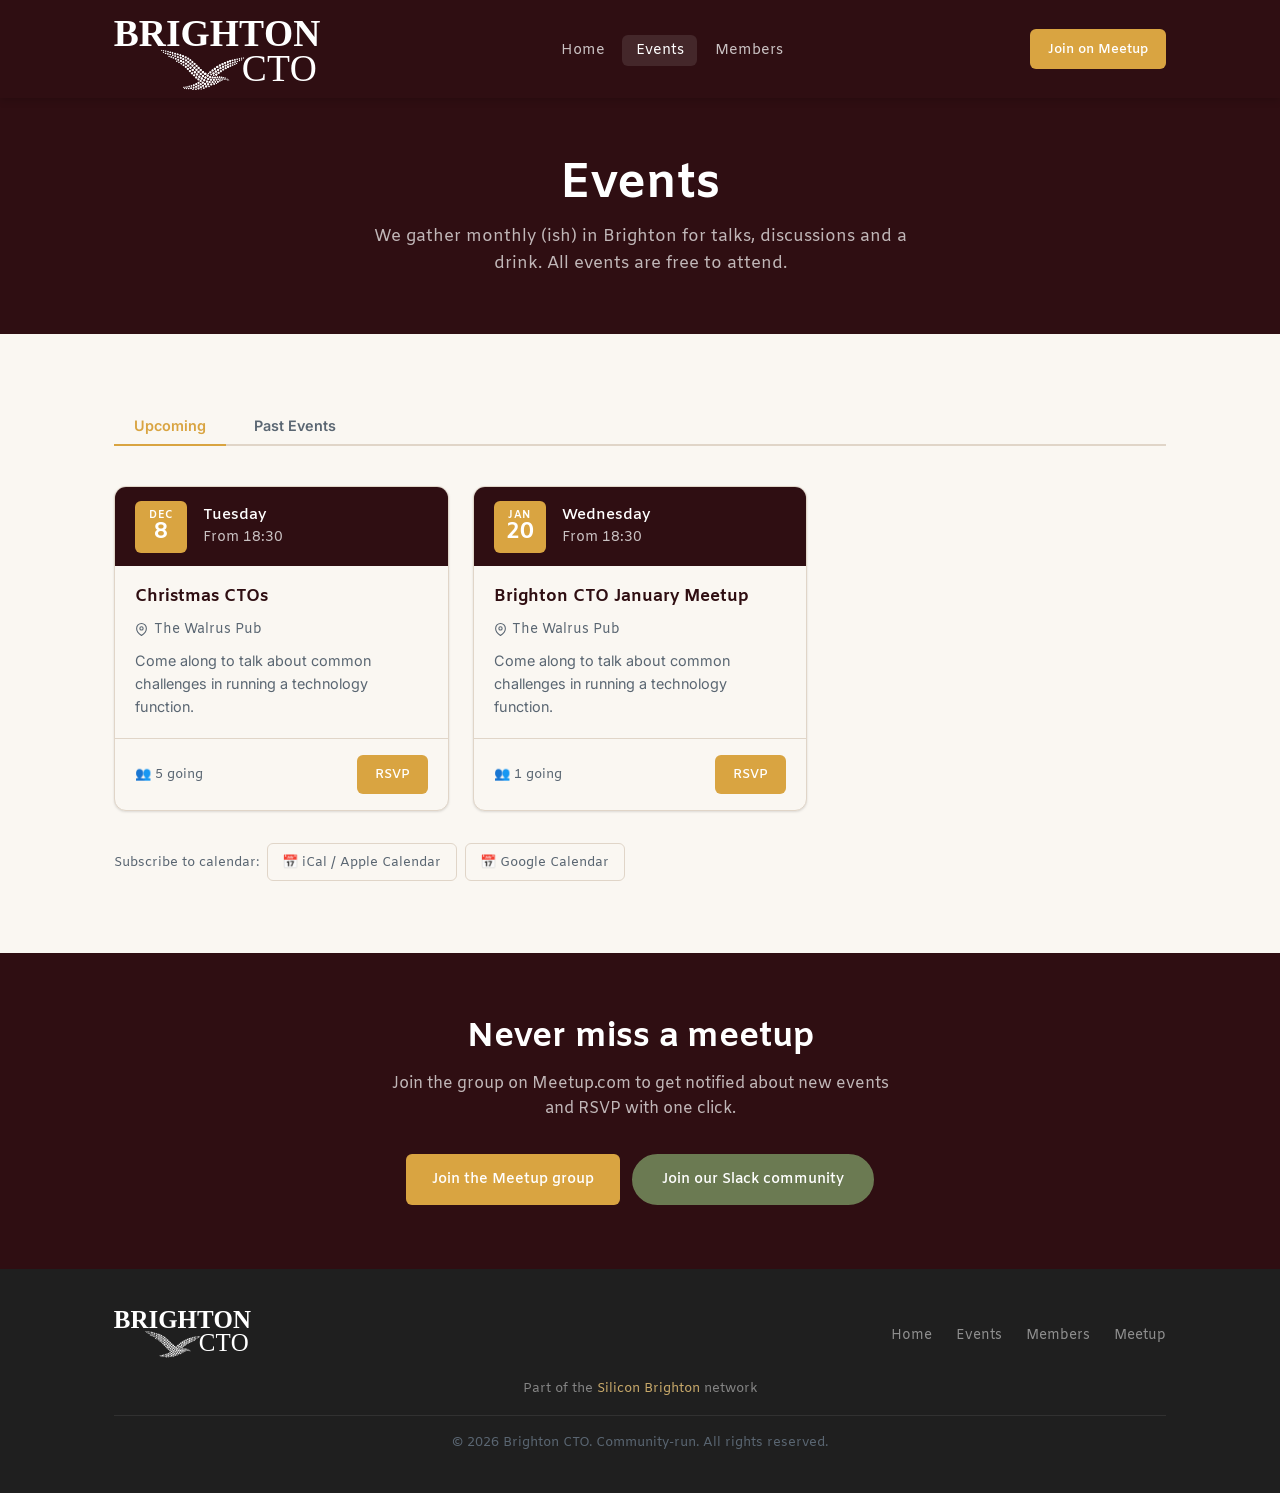
<file: events.html>
<!DOCTYPE html>
<html lang="en">
<head>
  <meta charset="UTF-8" />
  <meta name="viewport" content="width=device-width, initial-scale=1.0" />
  <title>Events – Brighton CTO</title>
  <meta name="description" content="Upcoming and past Brighton CTO meetup events. Free for engineering leaders in Brighton & Hove." />
  <link rel="preconnect" href="https://fonts.googleapis.com" />
  <link rel="preconnect" href="https://fonts.gstatic.com" crossorigin />
  <link href="https://fonts.googleapis.com/css2?family=Amiko:wght@400;600;700&family=Inter:wght@400;500;600;700;800&display=swap" rel="stylesheet" />
  <link rel="stylesheet" href="css/styles.css" />
  <link rel="icon" href="images/logo.svg" type="image/svg+xml" />
  <style>
    .events-tabs {
      display: flex;
      gap: .5rem;
      margin-bottom: 2.5rem;
      border-bottom: 2px solid var(--color-border);
      padding-bottom: 0;
    }
    .events-tab {
      padding: .65rem 1.25rem;
      font-size: .9rem;
      font-weight: 600;
      border: none;
      background: none;
      cursor: pointer;
      color: var(--color-muted);
      border-bottom: 2px solid transparent;
      margin-bottom: -2px;
      transition: color .15s, border-color .15s;
      font-family: inherit;
    }
    .events-tab:hover { color: var(--color-accent); }
    .events-tab.active {
      color: var(--color-accent);
      border-bottom-color: var(--color-accent);
    }
    .calendar-links {
      display: flex;
      flex-wrap: wrap;
      gap: .5rem;
      margin-top: 2rem;
    }
    .calendar-links a {
      display: inline-flex;
      align-items: center;
      gap: .35rem;
      padding: .45rem .9rem;
      border: 1px solid var(--color-border);
      border-radius: var(--radius-sm);
      font-size: .82rem;
      color: var(--color-muted);
      text-decoration: none;
      background: var(--color-bg);
      transition: border-color .15s, color .15s;
    }
    .calendar-links a:hover { border-color: var(--color-accent); color: var(--color-accent); }
  </style>
</head>
<body>

  <!-- ========== NAV ========== -->
  <nav class="nav" role="navigation" aria-label="Main navigation">
    <div class="nav__inner">
      <a href="index.html" class="nav__logo">
        <img src="images/logo.svg" alt="Brighton CTO" class="nav__logo-img" />
      </a>
      <ul class="nav__links">
        <li><a href="index.html" class="nav__link">Home</a></li>
        <li><a href="events.html" class="nav__link active">Events</a></li>
        <li><a href="members.html" class="nav__link">Members</a></li>
      </ul>
      <a href="https://www.meetup.com/brighton-cto/" target="_blank" rel="noopener" class="btn btn--primary btn--sm nav__cta">
        Join on Meetup
      </a>
      <button class="nav__hamburger" aria-label="Open menu" onclick="toggleMobileNav()">
        <span></span><span></span><span></span>
      </button>
    </div>
    <div class="nav__mobile" id="mobileNav">
      <a href="index.html" class="nav__link">Home</a>
      <a href="events.html" class="nav__link active">Events</a>
      <a href="members.html" class="nav__link">Members</a>
      <a href="https://www.meetup.com/brighton-cto/" target="_blank" rel="noopener" class="btn btn--primary btn--sm" style="margin-top:.5rem;">Join on Meetup</a>
    </div>
  </nav>

  <!-- ========== PAGE HERO ========== -->
  <section class="page-hero">
    <div class="container">
      <h1>Events</h1>
      <p>We gather monthly (ish) in Brighton for talks, discussions and a drink. All events are free to attend.</p>
    </div>
  </section>

  <!-- ========== EVENTS ========== -->
  <section class="section">
    <div class="container">

      <div class="events-tabs">
        <button class="events-tab active" onclick="switchTab('upcoming', this)">Upcoming</button>
        <button class="events-tab" onclick="switchTab('past', this)">Past Events</button>
      </div>

      <div id="events-container">
        <div class="state-box">
          <div class="icon">⏳</div>
          <h3>Loading events…</h3>
          <p>Fetching the latest from Meetup.com.</p>
        </div>
      </div>

      <div class="calendar-links">
        <span style="font-size:.82rem;color:var(--color-muted);display:flex;align-items:center;">Subscribe to calendar:</span>
        <a href="webcal://brightoncto.com/data/events.ics">
          📅 iCal / Apple Calendar
        </a>
        <a href="https://calendar.google.com/calendar/r?cid=webcal%3A%2F%2Fbrightoncto.com%2Fdata%2Fevents.ics" target="_blank" rel="noopener">
          📅 Google Calendar
        </a>
      </div>

    </div>
  </section>

  <!-- ========== CTA ========== -->
  <section class="cta-banner">
    <div class="container">
      <h2>Never miss a meetup</h2>
      <p>Join the group on Meetup.com to get notified about new events and RSVP with one click.</p>
      <div class="cta-banner__actions">
        <a href="https://www.meetup.com/brighton-cto/" target="_blank" rel="noopener" class="btn btn--primary">Join the Meetup group</a>
        <a href="https://join.slack.com/t/silicon-brighton/shared_invite/zt-2t7mza0g4-DX3pJkFuCI8_JG4K7BZjmg" target="_blank" rel="noopener" class="btn btn--slack">Join our Slack community</a>
      </div>
    </div>
  </section>

  <!-- ========== FOOTER ========== -->
  <footer class="footer">
    <div class="container">
      <div class="footer__inner">
        <a href="index.html" class="footer__brand">
          <img src="images/logo.svg" alt="Brighton CTO" class="footer__logo-img" />
        </a>
        <nav class="footer__links">
          <a href="index.html">Home</a>
          <a href="events.html">Events</a>
          <a href="members.html">Members</a>
          <a href="https://www.meetup.com/brighton-cto/" target="_blank" rel="noopener">Meetup</a>
        </nav>
      </div>
      <p class="footer__network">Part of the <a href="https://siliconbrighton.com/" target="_blank" rel="noopener">Silicon Brighton</a> network</p>
      <p class="footer__copy">&copy; <span id="year"></span> Brighton CTO. Community-run. All rights reserved.</p>
    </div>
  </footer>

  <script src="js/nav.js"></script>
  <script src="js/events.js"></script>
  <script>
    document.getElementById('year').textContent = new Date().getFullYear();

    let currentTab = 'upcoming';

    function switchTab(tab, el) {
      currentTab = tab;
      document.querySelectorAll('.events-tab').forEach(t => t.classList.remove('active'));
      el.classList.add('active');
      loadEventsIntoContainer('events-container', { status: tab, limit: 20 });
    }

    // Initial load
    loadEventsIntoContainer('events-container', { status: 'upcoming', limit: 20 });
  </script>
</body>
</html>
</file>
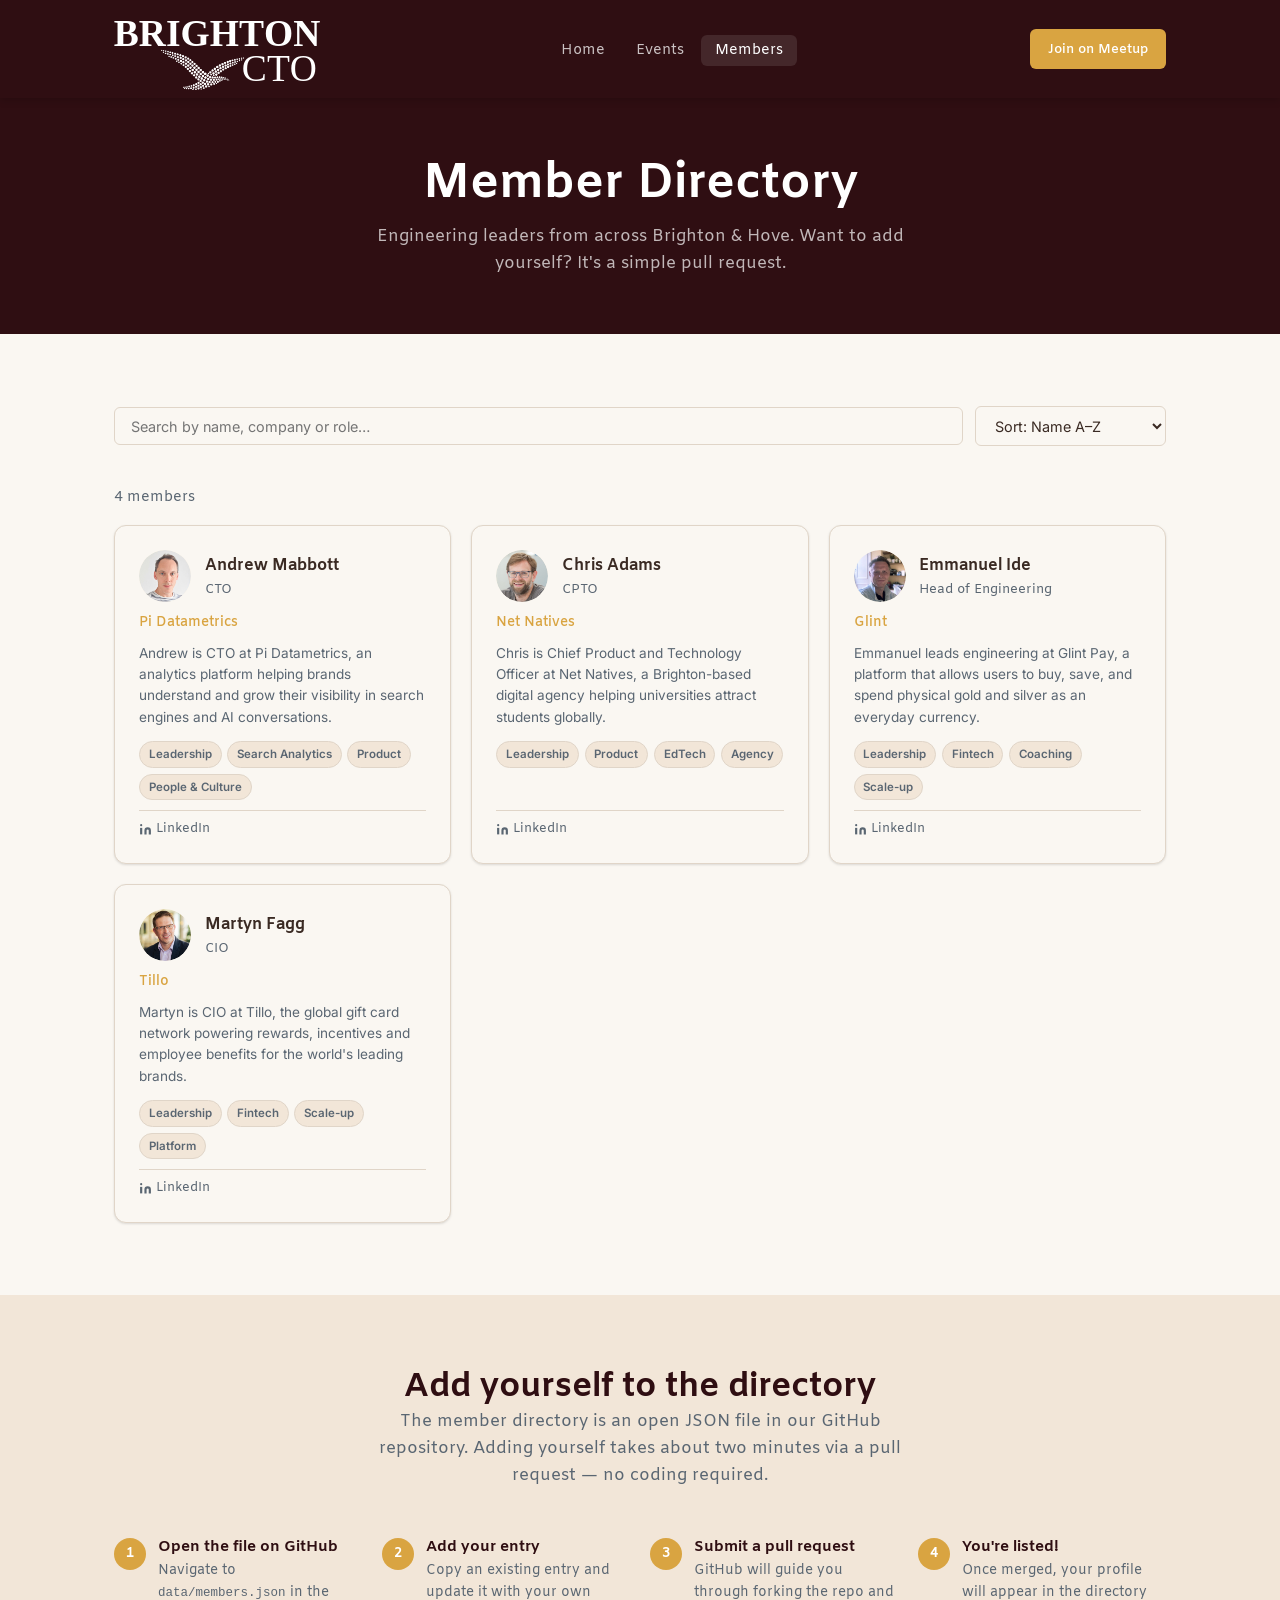
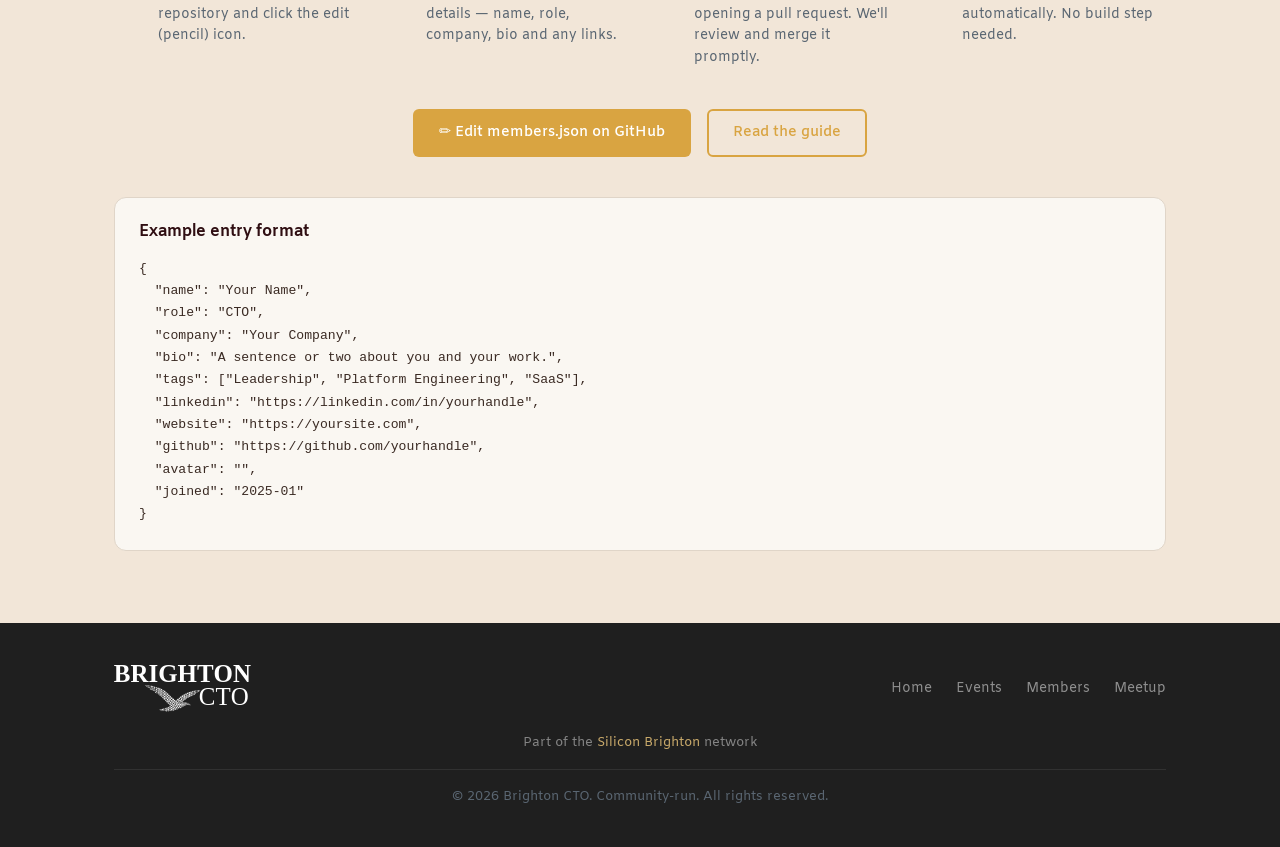
<file: members.html>
<!DOCTYPE html>
<html lang="en">
<head>
  <meta charset="UTF-8" />
  <meta name="viewport" content="width=device-width, initial-scale=1.0" />
  <title>Member Directory – Brighton CTO</title>
  <meta name="description" content="Browse the Brighton CTO member directory – engineering leaders from across Brighton & Hove. Add yourself via a GitHub pull request." />
  <link rel="preconnect" href="https://fonts.googleapis.com" />
  <link rel="preconnect" href="https://fonts.gstatic.com" crossorigin />
  <link href="https://fonts.googleapis.com/css2?family=Amiko:wght@400;600;700&family=Inter:wght@400;500;600;700;800&display=swap" rel="stylesheet" />
  <link rel="stylesheet" href="css/styles.css" />
  <link rel="icon" href="images/logo.svg" type="image/svg+xml" />
</head>
<body>

  <!-- ========== NAV ========== -->
  <nav class="nav" role="navigation" aria-label="Main navigation">
    <div class="nav__inner">
      <a href="index.html" class="nav__logo">
        <img src="images/logo.svg" alt="Brighton CTO" class="nav__logo-img" />
      </a>
      <ul class="nav__links">
        <li><a href="index.html" class="nav__link">Home</a></li>
        <li><a href="events.html" class="nav__link">Events</a></li>
        <li><a href="members.html" class="nav__link active">Members</a></li>
      </ul>
      <a href="https://www.meetup.com/brighton-cto/" target="_blank" rel="noopener" class="btn btn--primary btn--sm nav__cta">
        Join on Meetup
      </a>
      <button class="nav__hamburger" aria-label="Open menu" onclick="toggleMobileNav()">
        <span></span><span></span><span></span>
      </button>
    </div>
    <div class="nav__mobile" id="mobileNav">
      <a href="index.html" class="nav__link">Home</a>
      <a href="events.html" class="nav__link">Events</a>
      <a href="members.html" class="nav__link active">Members</a>
      <a href="https://www.meetup.com/brighton-cto/" target="_blank" rel="noopener" class="btn btn--primary btn--sm" style="margin-top:.5rem;">Join on Meetup</a>
    </div>
  </nav>

  <!-- ========== PAGE HERO ========== -->
  <section class="page-hero">
    <div class="container">
      <h1>Member Directory</h1>
      <p>Engineering leaders from across Brighton &amp; Hove. Want to add yourself? It's a simple pull request.</p>
    </div>
  </section>

  <!-- ========== MEMBERS ========== -->
  <section class="section">
    <div class="container">

      <!-- Filter / Search -->
      <div class="members-filter">
        <input
          type="search"
          id="member-search"
          placeholder="Search by name, company or role…"
          aria-label="Search members"
          oninput="filterMembers()"
        />
        <select id="member-sort" onchange="filterMembers()" aria-label="Sort members">
          <option value="name">Sort: Name A–Z</option>
          <option value="company">Sort: Company</option>
          <option value="joined">Sort: Recently added</option>
        </select>
      </div>

      <p class="member-count" id="member-count"></p>

      <div class="members-grid" id="members-grid">
        <div class="state-box">
          <div class="icon">⏳</div>
          <h3>Loading members…</h3>
        </div>
      </div>
    </div>
  </section>

  <!-- ========== HOW TO ADD YOURSELF ========== -->
  <section class="section section--alt">
    <div class="container">
      <div class="section-header">
        <h2>Add yourself to the directory</h2>
        <p>The member directory is an open JSON file in our GitHub repository. Adding yourself takes about two minutes via a pull request — no coding required.</p>
      </div>

      <div class="contribute-steps">
        <div class="step">
          <div class="step__num">1</div>
          <div class="step__content">
            <h4>Open the file on GitHub</h4>
            <p>Navigate to <code>data/members.json</code> in the repository and click the edit (pencil) icon.</p>
          </div>
        </div>
        <div class="step">
          <div class="step__num">2</div>
          <div class="step__content">
            <h4>Add your entry</h4>
            <p>Copy an existing entry and update it with your own details — name, role, company, bio and any links.</p>
          </div>
        </div>
        <div class="step">
          <div class="step__num">3</div>
          <div class="step__content">
            <h4>Submit a pull request</h4>
            <p>GitHub will guide you through forking the repo and opening a pull request. We'll review and merge it promptly.</p>
          </div>
        </div>
        <div class="step">
          <div class="step__num">4</div>
          <div class="step__content">
            <h4>You're listed!</h4>
            <p>Once merged, your profile will appear in the directory automatically. No build step needed.</p>
          </div>
        </div>
      </div>

      <div style="margin-top:2.5rem;text-align:center;">
        <a href="https://github.com/martynfagg/BrightonCTO-site/blob/main/data/members.json"
           target="_blank" rel="noopener"
           class="btn btn--primary">
          ✏️ Edit members.json on GitHub
        </a>
        <a href="https://github.com/martynfagg/BrightonCTO-site/blob/main/CONTRIBUTING.md"
           target="_blank" rel="noopener"
           class="btn btn--outline"
           style="margin-left:.75rem;">
          Read the guide
        </a>
      </div>

      <div style="margin-top:2.5rem;background:var(--color-bg);border:1px solid var(--color-border);border-radius:var(--radius-md);padding:1.5rem;">
        <h3 style="margin-bottom:1rem;font-size:1rem;">Example entry format</h3>
        <pre style="font-size:.82rem;line-height:1.7;overflow-x:auto;color:var(--color-text);"><code>{
  "name": "Your Name",
  "role": "CTO",
  "company": "Your Company",
  "bio": "A sentence or two about you and your work.",
  "tags": ["Leadership", "Platform Engineering", "SaaS"],
  "linkedin": "https://linkedin.com/in/yourhandle",
  "website": "https://yoursite.com",
  "github": "https://github.com/yourhandle",
  "avatar": "",
  "joined": "2025-01"
}</code></pre>
      </div>
    </div>
  </section>

  <!-- ========== FOOTER ========== -->
  <footer class="footer">
    <div class="container">
      <div class="footer__inner">
        <a href="index.html" class="footer__brand">
          <img src="images/logo.svg" alt="Brighton CTO" class="footer__logo-img" />
        </a>
        <nav class="footer__links">
          <a href="index.html">Home</a>
          <a href="events.html">Events</a>
          <a href="members.html">Members</a>
          <a href="https://www.meetup.com/brighton-cto/" target="_blank" rel="noopener">Meetup</a>
        </nav>
      </div>
      <p class="footer__network">Part of the <a href="https://siliconbrighton.com/" target="_blank" rel="noopener">Silicon Brighton</a> network</p>
      <p class="footer__copy">&copy; <span id="year"></span> Brighton CTO. Community-run. All rights reserved.</p>
    </div>
  </footer>

  <script src="js/nav.js"></script>
  <script src="js/members.js"></script>
  <script>
    document.getElementById('year').textContent = new Date().getFullYear();
    initMembersPage();
  </script>
</body>
</html>
</file>
<file: css/styles.css>
/* ============================================================
   Brighton CTO – Global Styles
   ============================================================ */

/* ----- Design tokens ----- */
:root {
  /* Core + supporting palette (warm interior / meetup art direction) */
  --palette-burgundy:  #2f0e12;
  --palette-amber:     #D9A441;
  --palette-walnut:    #3A2A23;
  --palette-gold:      #C8A96A;
  --palette-charcoal:  #1F1F1F;
  --palette-rose:      #B46A6E;
  --palette-slate:     #4A5D73;
  --palette-cream:     #F2E6D8;
  --palette-olive:     #6B7A52;

  --color-primary:       var(--palette-burgundy);
  --color-accent:        var(--palette-amber);
  --color-accent-hover:  #c49238;
  --color-accent-light:  #fbf5e9;
  --color-highlight:     var(--palette-gold);
  --color-teal:          var(--palette-slate);
  --color-teal-light:    #e8ecf1;
  --color-bg:            #faf7f2;
  --color-surface:       var(--palette-cream);
  --color-border:        #e0d5c8;
  --color-text:          var(--palette-walnut);
  --color-muted:         #5a6672;
  --color-white:         #ffffff;

  --font-sans: 'Inter', system-ui, -apple-system, BlinkMacSystemFont,
               'Segoe UI', Roboto, sans-serif;
  /* Explicit stack so Amiko always resolves (avoid nested var() issues) */
  --font-display: 'Amiko', 'Inter', system-ui, -apple-system, BlinkMacSystemFont,
                  'Segoe UI', Roboto, sans-serif;

  --radius-sm:  0.375rem;
  --radius-md:  0.75rem;
  --radius-lg:  1.25rem;

  --shadow-sm:  0 1px 3px rgba(0,0,0,.08), 0 1px 2px rgba(0,0,0,.05);
  --shadow-md:  0 4px 12px rgba(0,0,0,.08), 0 2px 6px rgba(0,0,0,.05);
  --shadow-lg:  0 10px 30px rgba(0,0,0,.10);

  --max-width:  1100px;
  --nav-height: 98px;
}

/* ----- Reset ----- */
*, *::before, *::after { box-sizing: border-box; margin: 0; padding: 0; }
html { scroll-behavior: smooth; }
body {
  font-family: var(--font-sans);
  font-size: 1rem;
  line-height: 1.6;
  color: var(--color-text);
  background: var(--color-bg);
  -webkit-font-smoothing: antialiased;
}
img { display: block; max-width: 100%; }
a { color: var(--color-accent); text-decoration: none; }
a:hover { text-decoration: underline; }
ul { list-style: none; }

/* ----- Typography ----- */
h1, h2, h3, h4, h5, h6 {
  font-family: var(--font-display);
  line-height: 1.25;
  font-weight: 700;
  color: var(--color-primary);
}
h1 { font-size: clamp(2rem, 5vw, 3rem); }
h2 { font-size: clamp(1.5rem, 3vw, 2.1rem); }
h3 { font-size: 1.25rem; }
h4 { font-size: 1.05rem; }
p  { margin-bottom: 1rem; color: var(--color-muted); }
p:last-child { margin-bottom: 0; }

/* Amiko for hero, subtitles, navigation, and other display UI copy */
.hero__eyebrow,
.hero__desc,
.hero__stat-number,
.hero__stat-label,
.section-header p,
.page-hero p,
.cta-banner p,
.silicon-content p,
.silicon-chip,
.organiser-card .role,
.organiser-card .company,
.organiser-card p,
.card p,
.community-link-card strong,
.community-link-card span,
.nav__link,
.btn,
.events-tab,
.event-card__date-box,
.event-card__date-info,
.event-card__location,
.event-card__footer,
.event-card__rsvp,
.member-card__name,
.member-card__title,
.member-card__company,
.member-count,
.state-box h3,
.state-box p,
.step__content p,
.step__num,
.badge,
.social-link,
.member-card__footer a,
.calendar-links,
.footer__links a,
.footer__network,
.footer__copy {
  font-family: var(--font-display);
}

.step__content code {
  font-family: ui-monospace, SFMono-Regular, Menlo, Consolas, monospace;
  font-size: 0.92em;
}

/* ----- Layout helpers ----- */
.container {
  width: 100%;
  max-width: var(--max-width);
  margin-inline: auto;
  padding-inline: 1.5rem;
}
.section {
  padding-block: 4.5rem;
}
.section--alt {
  background: var(--color-surface);
}

/* ----- Buttons ----- */
.btn {
  display: inline-flex;
  align-items: center;
  gap: .5rem;
  padding: .65rem 1.5rem;
  border-radius: var(--radius-sm);
  font-size: .9rem;
  font-weight: 600;
  cursor: pointer;
  border: 2px solid transparent;
  transition: background .18s, color .18s, border-color .18s, box-shadow .18s;
  text-decoration: none;
}
.btn--primary {
  background: var(--color-accent);
  color: var(--color-white);
}
.btn--primary:hover {
  background: var(--color-accent-hover);
  text-decoration: none;
  box-shadow: 0 4px 14px rgba(217, 164, 65, .4);
}
.btn--outline {
  background: transparent;
  color: var(--color-accent);
  border-color: var(--color-accent);
}
.btn--outline:hover {
  background: var(--color-accent-light);
  text-decoration: none;
}
.btn--ghost {
  background: rgba(255,255,255,.12);
  color: var(--color-white);
  border-color: rgba(255,255,255,.35);
}
.btn--ghost:hover {
  background: rgba(255,255,255,.22);
  text-decoration: none;
}
.btn--sm {
  padding: .45rem 1rem;
  font-size: .82rem;
}
.btn--slack {
  background: var(--palette-olive);
  color: var(--color-white);
  border: 2px solid var(--palette-olive);
  border-radius: 999px;
  padding: .75rem 1.75rem;
}
.btn--slack:hover {
  background: var(--color-white);
  color: var(--palette-olive);
  text-decoration: none;
  box-shadow: 0 4px 14px rgba(107, 122, 82, .35);
}

/* ----- Badge ----- */
.badge {
  display: inline-block;
  padding: .2rem .65rem;
  border-radius: 9999px;
  font-size: .75rem;
  font-weight: 600;
  letter-spacing: .02em;
}
.badge--teal {
  background: var(--color-teal-light);
  color: var(--color-teal);
}
.badge--blue {
  background: var(--color-accent-light);
  color: var(--color-accent);
}

/* ============================================================
   NAV
   ============================================================ */
.nav {
  position: sticky;
  top: 0;
  z-index: 100;
  height: var(--nav-height);
  background: var(--color-primary);
  display: flex;
  align-items: center;
  box-shadow: 0 2px 8px rgba(0,0,0,.18);
}
.nav__inner {
  display: flex;
  align-items: center;
  justify-content: space-between;
  width: 100%;
  max-width: var(--max-width);
  margin-inline: auto;
  padding-inline: 1.5rem;
}
.nav__logo {
  display: flex;
  align-items: center;
  text-decoration: none;
  flex-shrink: 0;
  margin-top: 0.95rem;
}
.nav__logo-mark {
  width: 36px;
  height: 36px;
  background: var(--color-accent);
  border-radius: var(--radius-sm);
  display: flex;
  align-items: center;
  justify-content: center;
  font-size: .85rem;
  font-weight: 800;
  color: #fff;
  flex-shrink: 0;
}
.nav__logo-img {
  height: 80px;
  width: auto;
  display: block;
  flex-shrink: 0;
  filter: brightness(0) invert(1);
}
.footer__logo-img {
  height: 53px;
  width: auto;
  display: block;
  filter: brightness(0) invert(1);
}
.nav__links {
  display: flex;
  align-items: center;
  gap: .25rem;
}
.nav__link {
  color: rgba(255,255,255,.75);
  padding: .4rem .85rem;
  border-radius: var(--radius-sm);
  font-size: .9rem;
  font-weight: 500;
  transition: color .15s, background .15s;
  text-decoration: none;
}
.nav__link:hover,
.nav__link.active {
  color: #fff;
  background: rgba(255,255,255,.1);
  text-decoration: none;
}
.nav__cta {
  margin-left: .5rem;
}

/* Hamburger */
.nav__hamburger {
  display: none;
  flex-direction: column;
  justify-content: center;
  gap: 5px;
  width: 36px;
  height: 36px;
  cursor: pointer;
  background: none;
  border: none;
  padding: 4px;
}
.nav__hamburger span {
  display: block;
  width: 100%;
  height: 2px;
  background: #fff;
  border-radius: 2px;
  transition: .2s;
}

/* Mobile nav */
.nav__mobile {
  display: none;
  position: absolute;
  top: var(--nav-height);
  left: 0;
  right: 0;
  background: var(--color-primary);
  border-top: 1px solid rgba(255,255,255,.1);
  padding: 1rem 1.5rem 1.25rem;
  flex-direction: column;
  gap: .25rem;
  box-shadow: 0 8px 20px rgba(0,0,0,.25);
}
.nav__mobile.open { display: flex; }
.nav__mobile .nav__link { padding: .65rem .85rem; font-size: 1rem; }

@media (max-width: 680px) {
  :root {
    --nav-height: 48px;
  }
  .nav__links, .nav__cta { display: none; }
  .nav__hamburger { display: flex; }
  .nav__logo-img {
    height: 35px;
  }
}

/* ============================================================
   HERO
   ============================================================ */
.hero {
  background: var(--color-primary);
  color: #fff;
  padding-block: 2.25rem 4.5rem;
  position: relative;
  overflow: hidden;
}
.hero::before {
  content: '';
  position: absolute;
  inset: 0;
  background:
    radial-gradient(ellipse 70% 60% at 80% 50%, rgba(217, 164, 65, .22) 0%, transparent 70%),
    radial-gradient(ellipse 50% 80% at 10% 100%, rgba(180, 106, 110, .18) 0%, transparent 60%);
  pointer-events: none;
}
.hero__inner {
  position: relative;
  display: grid;
  grid-template-columns: 1fr 1fr;
  gap: 3rem;
  align-items: center;
}
.hero__eyebrow {
  display: inline-block;
  background: rgba(217, 164, 65, .28);
  color: var(--palette-cream);
  padding: .3rem .9rem;
  border-radius: 9999px;
  font-size: .8rem;
  font-weight: 600;
  letter-spacing: .06em;
  text-transform: uppercase;
  margin-bottom: 1.25rem;
}
.hero h1 {
  color: #fff;
  margin-bottom: 1.25rem;
}
.hero h1 span {
  color: var(--color-highlight);
}
.hero__desc {
  color: rgba(255,255,255,.75);
  font-size: 1.1rem;
  margin-bottom: 2rem;
}
.hero__actions {
  display: flex;
  flex-wrap: wrap;
  gap: .75rem;
}
.hero__stats {
  display: grid;
  grid-template-columns: repeat(3, 1fr);
  gap: 1px;
  background: rgba(255,255,255,.12);
  border-radius: var(--radius-md);
  overflow: hidden;
  margin-top: 3rem;
}
.hero__stat {
  background: rgba(255,255,255,.06);
  padding: 1.5rem 1.25rem;
  text-align: center;
}
.hero__stat-number {
  font-size: 2rem;
  font-weight: 800;
  color: var(--palette-amber);
  line-height: 1;
}
.hero__stat-label {
  font-size: .78rem;
  color: rgba(255,255,255,.6);
  margin-top: .35rem;
  text-transform: uppercase;
  letter-spacing: .05em;
}
.hero__visual {
  display: flex;
  justify-content: center;
  align-items: center;
}
.hero__graphic {
  width: 100%;
  max-width: 380px;
  aspect-ratio: 1;
  background: rgba(255,255,255,.04);
  border: 1px solid rgba(255,255,255,.1);
  border-radius: var(--radius-lg);
  overflow: hidden;
}
.hero__graphic img {
  width: 100%;
  height: 100%;
  object-fit: cover;
}

@media (max-width: 840px) {
  .hero__inner { grid-template-columns: 1fr; }
  .hero__visual { display: none; }
  .hero__stats { grid-template-columns: repeat(3, 1fr); }
}
@media (max-width: 480px) {
  .hero { padding-block: 1.75rem 3rem; }
  .hero__stats { grid-template-columns: 1fr; gap: 0; }
}

/* ============================================================
   ABOUT / SECTION CARDS
   ============================================================ */
.about-grid {
  display: grid;
  grid-template-columns: repeat(auto-fit, minmax(280px, 1fr));
  gap: 1.5rem;
}
.card {
  background: var(--color-bg);
  border: 1px solid var(--color-border);
  border-radius: var(--radius-md);
  padding: 1.75rem;
  box-shadow: var(--shadow-sm);
  transition: box-shadow .2s, transform .2s;
}
.card:hover {
  box-shadow: var(--shadow-md);
  transform: translateY(-2px);
}
.card__icon {
  font-size: 2rem;
  margin-bottom: 1rem;
}
.card h3 {
  margin-bottom: .6rem;
}

/* ============================================================
   SECTION HEADER
   ============================================================ */
.section-header {
  text-align: center;
  margin-bottom: 3rem;
}
.section-header p {
  max-width: 560px;
  margin-inline: auto;
  font-size: 1.05rem;
}

/* ============================================================
   ORGANISERS
   ============================================================ */
.organiser-grid {
  display: grid;
  grid-template-columns: repeat(auto-fit, minmax(240px, 1fr));
  gap: 1.5rem;
}
.organiser-card {
  background: var(--color-bg);
  border: 1px solid var(--color-border);
  border-radius: var(--radius-md);
  padding: 1.75rem;
  text-align: center;
  box-shadow: var(--shadow-sm);
  transition: box-shadow .2s, transform .2s;
}
.organiser-card:hover {
  box-shadow: var(--shadow-md);
  transform: translateY(-2px);
}
.organiser-avatar {
  width: 72px;
  height: 72px;
  background: var(--color-accent-light);
  border-radius: 50%;
  margin: 0 auto 1rem;
  display: flex;
  align-items: center;
  justify-content: center;
  font-size: 1.75rem;
  font-weight: 700;
  color: var(--color-accent);
  overflow: hidden;
}
.organiser-avatar img {
  width: 100%;
  height: 100%;
  object-fit: cover;
  border-radius: 50%;
}
.organiser-card h3 { margin-bottom: .15rem; }
.organiser-card .role { color: var(--color-muted); font-size: .88rem; margin-bottom: .15rem; }
.organiser-card .company { color: var(--color-accent); font-size: .88rem; font-weight: 600; margin-bottom: 1rem; }
.organiser-card p { font-size: .9rem; }
.social-link {
  display: inline-flex;
  align-items: center;
  gap: .35rem;
  color: var(--color-muted);
  font-size: .82rem;
  font-weight: 500;
  text-decoration: none;
  margin-top: .75rem;
}
.social-link:hover { color: var(--color-accent); text-decoration: none; }

/* ============================================================
   COMMUNITY LINKS
   ============================================================ */
.community-links {
  display: flex;
  flex-wrap: wrap;
  gap: 1.5rem;
  justify-content: center;
  margin-top: 2.5rem;
}
.community-link-card {
  display: flex;
  flex-direction: column;
  align-items: center;
  gap: .75rem;
  padding: 2rem 2.5rem;
  background: var(--color-bg);
  border: 1px solid var(--color-border);
  border-radius: var(--radius-md);
  text-align: center;
  text-decoration: none;
  color: var(--color-text);
  box-shadow: var(--shadow-sm);
  transition: box-shadow .2s, transform .2s;
  min-width: 200px;
}
.community-link-card:hover {
  box-shadow: var(--shadow-md);
  transform: translateY(-2px);
  text-decoration: none;
  color: var(--color-text);
}
.community-link-card .icon { font-size: 2.5rem; }
.community-link-card strong { font-size: 1rem; font-weight: 700; }
.community-link-card span { font-size: .85rem; color: var(--color-muted); }

/* ============================================================
   EVENTS
   ============================================================ */
.events-grid {
  display: grid;
  grid-template-columns: repeat(auto-fill, minmax(320px, 1fr));
  gap: 1.5rem;
}
.event-card {
  background: var(--color-bg);
  border: 1px solid var(--color-border);
  border-radius: var(--radius-md);
  overflow: hidden;
  box-shadow: var(--shadow-sm);
  transition: box-shadow .2s, transform .2s;
  display: flex;
  flex-direction: column;
}
.event-card:hover {
  box-shadow: var(--shadow-md);
  transform: translateY(-2px);
}
.event-card__date-bar {
  background: var(--color-primary);
  color: #fff;
  padding: .85rem 1.25rem;
  display: flex;
  align-items: center;
  gap: 1rem;
}
.event-card__date-box {
  background: var(--color-accent);
  border-radius: var(--radius-sm);
  width: 52px;
  height: 52px;
  display: flex;
  flex-direction: column;
  align-items: center;
  justify-content: center;
  flex-shrink: 0;
}
.event-card__date-box .month {
  font-size: .65rem;
  font-weight: 700;
  text-transform: uppercase;
  letter-spacing: .06em;
  line-height: 1;
}
.event-card__date-box .day {
  font-size: 1.4rem;
  font-weight: 800;
  line-height: 1;
}
.event-card__date-info .time {
  font-size: .88rem;
  color: rgba(255,255,255,.75);
}
.event-card__date-info .weekday {
  font-size: .8rem;
  color: rgba(255,255,255,.5);
}
.event-card__body {
  padding: 1.25rem;
  flex: 1;
  display: flex;
  flex-direction: column;
  gap: .5rem;
}
.event-card h3 {
  font-size: 1.05rem;
  margin-bottom: .25rem;
}
.event-card__location {
  display: flex;
  align-items: center;
  gap: .35rem;
  font-size: .85rem;
  color: var(--color-muted);
}
.event-card__desc {
  font-size: .9rem;
  color: var(--color-muted);
  flex: 1;
  display: -webkit-box;
  -webkit-line-clamp: 3;
  -webkit-box-orient: vertical;
  overflow: hidden;
}
.event-card__footer {
  padding: 1rem 1.25rem;
  border-top: 1px solid var(--color-border);
  display: flex;
  align-items: center;
  justify-content: space-between;
}
.event-card__rsvp {
  font-size: .82rem;
  color: var(--color-muted);
}

/* Loading / empty states */
.state-box {
  text-align: center;
  padding: 4rem 2rem;
  color: var(--color-muted);
}
.state-box .icon { font-size: 3rem; margin-bottom: 1rem; }
.state-box h3 { margin-bottom: .5rem; }

/* ============================================================
   MEMBERS
   ============================================================ */
.members-filter {
  display: flex;
  flex-wrap: wrap;
  gap: .75rem;
  align-items: center;
  margin-bottom: 2.5rem;
}
.members-filter input {
  flex: 1;
  min-width: 220px;
  padding: .6rem 1rem;
  border: 1px solid var(--color-border);
  border-radius: var(--radius-sm);
  font-size: .9rem;
  font-family: inherit;
  background: var(--color-bg);
  color: var(--color-text);
  outline: none;
  transition: border-color .15s, box-shadow .15s;
}
.members-filter input:focus {
  border-color: var(--color-accent);
  box-shadow: 0 0 0 3px rgba(217, 164, 65, .22);
}
.members-filter select {
  padding: .6rem .9rem;
  border: 1px solid var(--color-border);
  border-radius: var(--radius-sm);
  font-size: .9rem;
  font-family: inherit;
  background: var(--color-bg);
  color: var(--color-text);
  cursor: pointer;
  outline: none;
}
.members-grid {
  display: grid;
  grid-template-columns: repeat(auto-fill, minmax(260px, 1fr));
  gap: 1.25rem;
}
.member-card {
  background: var(--color-bg);
  border: 1px solid var(--color-border);
  border-radius: var(--radius-md);
  padding: 1.5rem;
  box-shadow: var(--shadow-sm);
  display: flex;
  flex-direction: column;
  gap: .6rem;
  transition: box-shadow .2s, transform .2s;
}
.member-card:hover {
  box-shadow: var(--shadow-md);
  transform: translateY(-2px);
}
.member-card__header {
  display: flex;
  align-items: center;
  gap: .85rem;
}
.member-avatar {
  width: 52px;
  height: 52px;
  border-radius: 50%;
  background: var(--color-accent-light);
  display: flex;
  align-items: center;
  justify-content: center;
  font-size: 1.15rem;
  font-weight: 700;
  color: var(--color-accent);
  flex-shrink: 0;
  overflow: hidden;
}
.member-avatar img {
  width: 100%;
  height: 100%;
  object-fit: cover;
  border-radius: 50%;
}
.member-card__name { font-weight: 700; font-size: 1rem; }
.member-card__title { font-size: .82rem; color: var(--color-muted); }
.member-card__company {
  font-size: .85rem;
  font-weight: 600;
  color: var(--color-accent);
}
.member-card__bio {
  font-size: .85rem;
  color: var(--color-muted);
  line-height: 1.55;
}
.member-card__tags {
  display: flex;
  flex-wrap: wrap;
  gap: .35rem;
  margin-top: .25rem;
}
.tag {
  font-size: .72rem;
  font-weight: 600;
  padding: .2rem .55rem;
  border-radius: 9999px;
  background: var(--color-surface);
  color: var(--color-muted);
  border: 1px solid var(--color-border);
}
.member-card__footer {
  display: flex;
  gap: .5rem;
  margin-top: auto;
  padding-top: .5rem;
  border-top: 1px solid var(--color-border);
}
.member-card__footer a {
  font-size: .8rem;
  color: var(--color-muted);
  display: flex;
  align-items: center;
  gap: .25rem;
  text-decoration: none;
  transition: color .15s;
}
.member-card__footer a:hover { color: var(--color-accent); }
.member-count {
  color: var(--color-muted);
  font-size: .9rem;
  margin-top: .5rem;
}

/* ============================================================
   CTA BANNER
   ============================================================ */
.cta-banner {
  background: var(--color-primary);
  color: #fff;
  padding-block: 4rem;
  text-align: center;
}
.cta-banner h2 { color: #fff; margin-bottom: .75rem; }
.cta-banner p  { color: rgba(255,255,255,.7); max-width: 520px; margin-inline: auto; margin-bottom: 2rem; }
.cta-banner__actions {
  display: flex;
  flex-wrap: wrap;
  gap: .75rem;
  justify-content: center;
}

/* ============================================================
   CONTRIBUTE GUIDE (members page)
   ============================================================ */
.contribute-steps {
  display: grid;
  grid-template-columns: repeat(auto-fit, minmax(200px, 1fr));
  gap: 1.25rem;
  margin-top: 2rem;
}
.step {
  display: flex;
  gap: .75rem;
  align-items: flex-start;
}
.step__num {
  flex-shrink: 0;
  width: 32px;
  height: 32px;
  background: var(--color-accent);
  color: #fff;
  border-radius: 50%;
  display: flex;
  align-items: center;
  justify-content: center;
  font-size: .85rem;
  font-weight: 700;
}
.step__content h4 { margin-bottom: .2rem; font-size: .95rem; }
.step__content p  { font-size: .85rem; }

/* ============================================================
   SILICON BRIGHTON NETWORK SECTION
   ============================================================ */
.silicon-section {
  background: linear-gradient(135deg, var(--palette-cream) 0%, #e4e8e2 100%);
  border-top: 1px solid rgba(107, 122, 82, .35);
  border-bottom: 1px solid rgba(107, 122, 82, .35);
}
.silicon-inner {
  display: grid;
  grid-template-columns: auto 1fr;
  gap: 3.5rem;
  align-items: center;
}
.silicon-logo {
  display: flex;
  align-items: center;
  justify-content: center;
  flex-shrink: 0;
}
.silicon-logo img {
  max-width: 220px;
  width: 100%;
  height: auto;
}
.silicon-content .badge--teal {
  margin-bottom: .85rem;
}
.silicon-content h2 {
  margin-bottom: .75rem;
  color: var(--palette-walnut);
}
.silicon-content p {
  margin-bottom: 1.5rem;
  color: var(--palette-slate);
}
.silicon-network-chips {
  display: flex;
  flex-wrap: wrap;
  gap: .5rem;
  margin-bottom: 1.75rem;
}
.silicon-chip {
  display: inline-flex;
  align-items: center;
  gap: .3rem;
  padding: .3rem .75rem;
  background: rgba(107, 122, 82, .14);
  border: 1px solid rgba(107, 122, 82, .4);
  border-radius: 9999px;
  font-size: .78rem;
  font-weight: 600;
  color: var(--palette-olive);
}
@media (max-width: 680px) {
  .silicon-inner {
    grid-template-columns: 1fr;
    text-align: center;
  }
  .silicon-logo { justify-content: center; }
  .silicon-logo img { max-width: 180px; }
  .silicon-network-chips { justify-content: center; }
}

/* ============================================================
   FOOTER
   ============================================================ */
.footer {
  background: var(--palette-charcoal);
  color: rgba(255,255,255,.55);
  padding-block: 2.5rem;
}
.footer__inner {
  display: flex;
  flex-wrap: wrap;
  align-items: center;
  justify-content: space-between;
  gap: 1rem;
}
.footer__brand {
  display: flex;
  align-items: center;
  text-decoration: none;
}
.footer__links {
  display: flex;
  gap: 1.5rem;
}
.footer__links a {
  color: rgba(255,255,255,.5);
  font-size: .85rem;
  text-decoration: none;
  transition: color .15s;
}
.footer__links a:hover { color: #fff; }
.footer__network {
  font-size: .82rem;
  width: 100%;
  text-align: center;
  margin-top: 1rem;
  color: rgba(255,255,255,.45);
}
.footer__network a {
  color: var(--color-highlight);
  text-decoration: none;
}
.footer__network a:hover { text-decoration: underline; }
.footer__copy {
  font-size: .82rem;
  width: 100%;
  text-align: center;
  margin-top: .5rem;
  border-top: 1px solid rgba(255,255,255,.08);
  padding-top: 1rem;
}

/* ============================================================
   PAGE HERO (inner pages)
   ============================================================ */
.page-hero {
  background: var(--color-primary);
  color: #fff;
  padding-block: 3.5rem;
  text-align: center;
}
.page-hero h1 { color: #fff; margin-bottom: .65rem; }
.page-hero p  { color: rgba(255,255,255,.7); max-width: 560px; margin-inline: auto; font-size: 1.05rem; }

/* ============================================================
   UTILITIES
   ============================================================ */
.text-center { text-align: center; }
.mt-1 { margin-top: .5rem; }
.mt-2 { margin-top: 1rem; }
.mt-3 { margin-top: 1.5rem; }
.mt-4 { margin-top: 2rem; }

/* ============================================================
   RESPONSIVE
   ============================================================ */
@media (max-width: 600px) {
  .section { padding-block: 3rem; }
  .about-grid,
  .organiser-grid { grid-template-columns: 1fr; }
  .events-grid { grid-template-columns: 1fr; }
  .members-grid { grid-template-columns: 1fr; }
}
</file>
